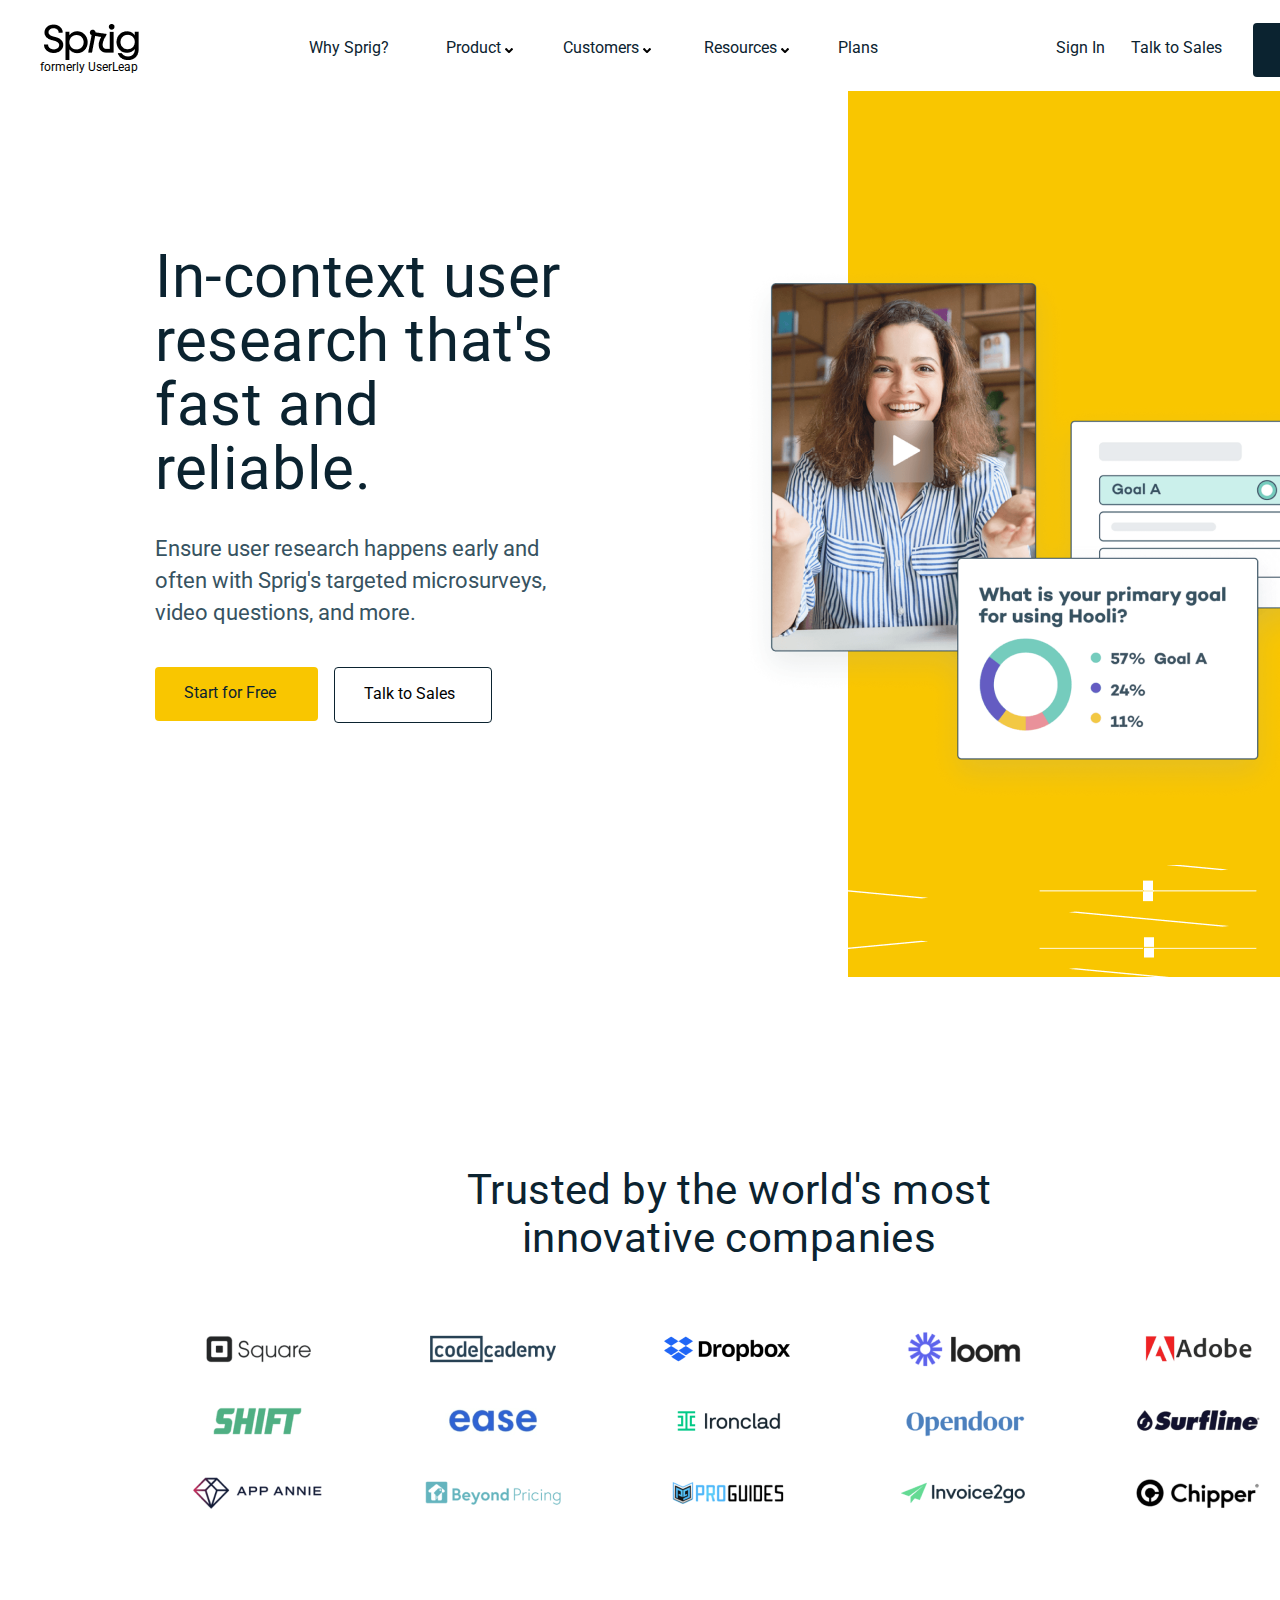
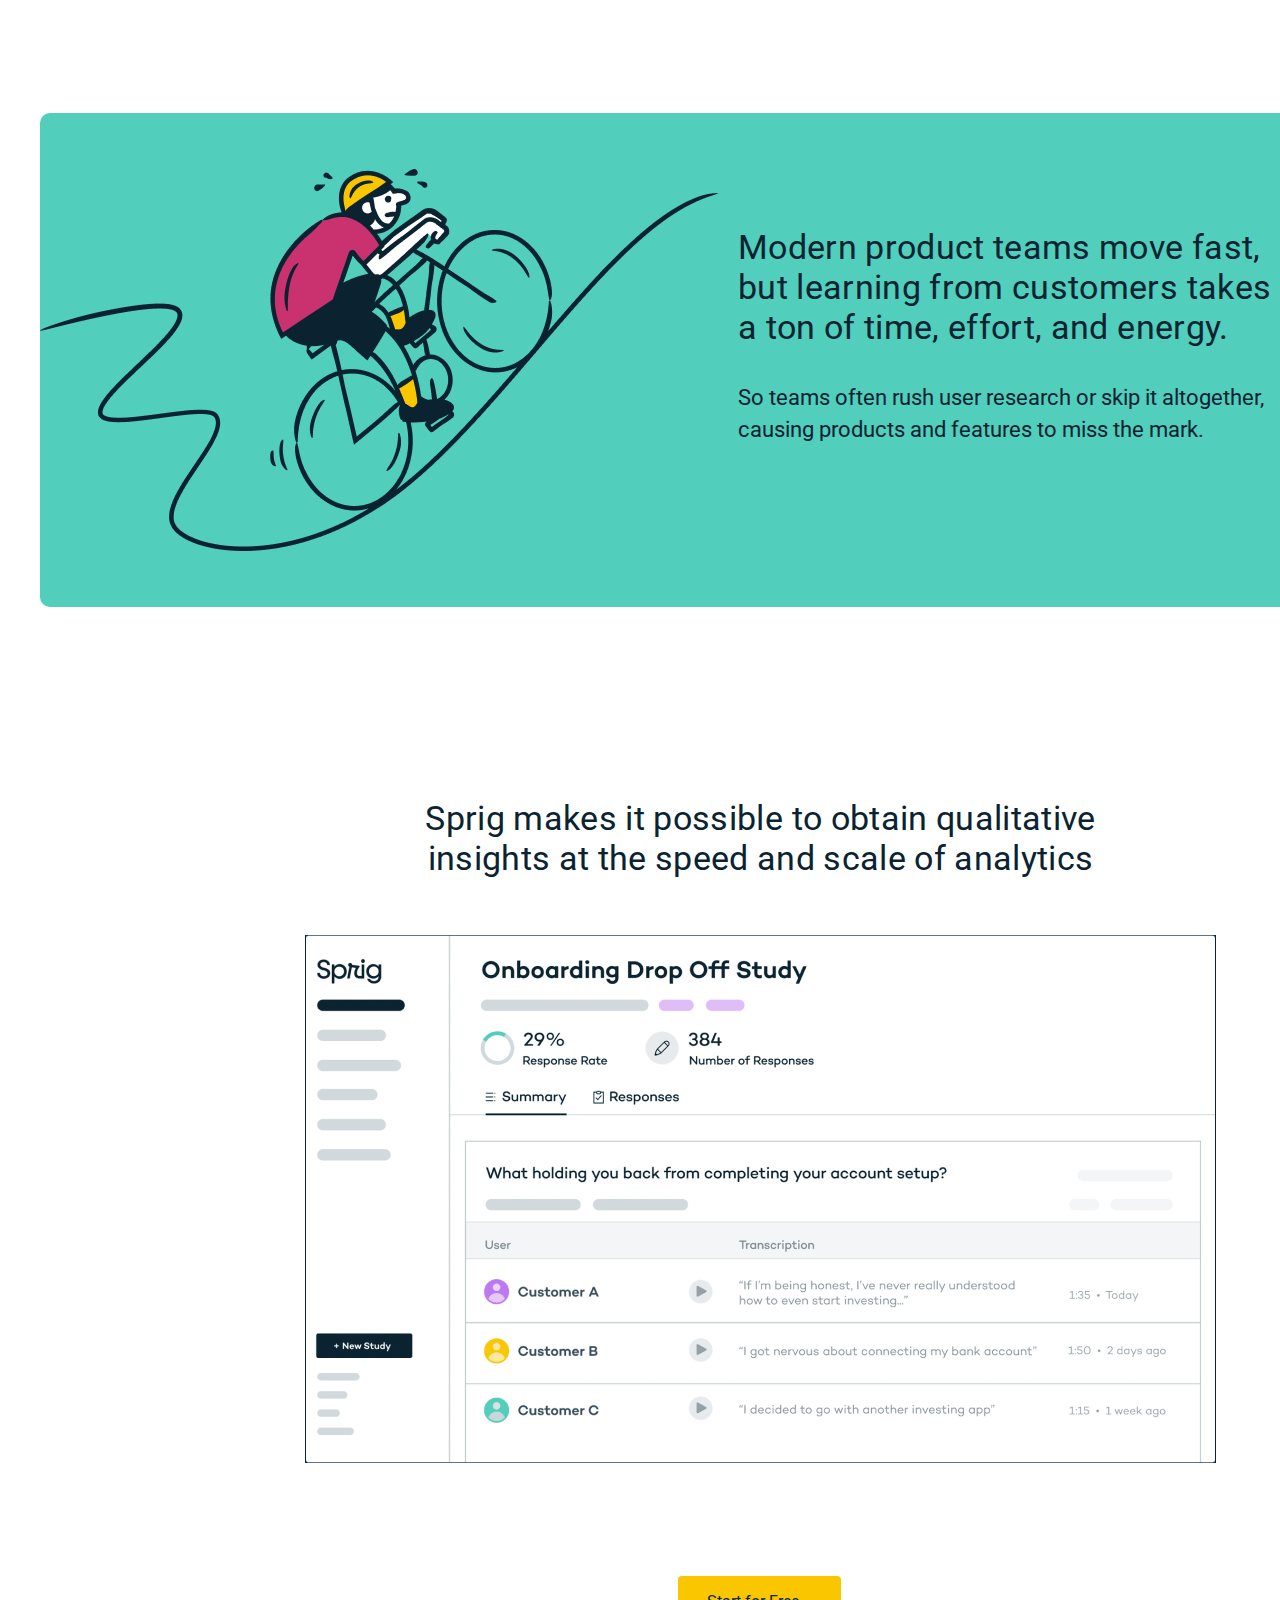
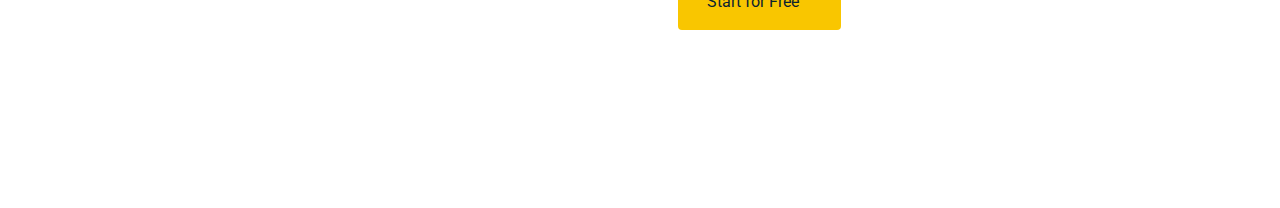
<file: final_project/index.html>
<!DOCTYPE html>
<html lang="en">
<head>
    <meta charset="UTF-8">
    <title>Mini Project</title>
    <link rel="preconnect" href="https://fonts.googleapis.com">
    <link rel="preconnect" href="https://fonts.gstatic.com" crossorigin>
    <link href="https://fonts.googleapis.com/css2?family=Roboto&display=swap" rel="stylesheet">
    <link rel="stylesheet" href="main.css">
</head>
<body>
<div>
    <!--    top-->
    <div class="top">
        <div class="logo">
            <div><img src="img/logo.png" alt="logo"></div>
            <div class="logo_name">formerly UserLeap</div>
        </div>
        <div class="text_top_menu why">Why Sprig?</div>
        <div class="text_top_menu product">Product <span class="top_menu_v1"><img src="img/Vector.png"
                                                                                  alt="vector"></span>
        </div>
        <div class="text_top_menu customers">Customers <span class="top_menu_v1"><img src="img/Vector.png"
                                                                                      alt="vector"></span></div>
        <div class="text_top_menu resources">Resources <span class="top_menu_v1"><img src="img/Vector.png"
                                                                                      alt="vector"></span></div>
        <div class="text_top_menu plans">Plans</div>
        <div class="text_top_menu sign">Sign In</div>
        <div class="text_top_menu talk">Talk to Sales</div>
        <div class="button_top">
            <div>Start for Free</div>
        </div>
    </div>
    <!--    in context-->
    <div>
        <div>
            <div class="in_context">In-context user research that's fast and reliable.</div>
            <div class="ensure">Ensure user research happens early and often with Sprig's targeted microsurveys, video
                questions, and more.
            </div>
            <div>
                <div class="button_yellow button_yellow_1">
                    <div>Start for Free</div>
                </div>
                <div class="button_white">
                    <div>Talk to Sales</div>
                </div>
            </div>
        </div>
        <div class="yellow_box">
            <img class="yellow_foto" src="img/yellow.png" alt="foto">
            <img class="vector_1" src="img/Vector_1.png" alt="vector 1">
            <img class="vector_2" src="img/Vector_2.png" alt="vector 2">
            <img class="vector_3" src="img/Vector_3.png" alt="vector 3">
            <img class="vector_4" src="img/Vector_4.png" alt="vector 4">

        </div>
    </div>
    <!--    trusted-->
    <div>
        <div class="trusted">Trusted by the world's most innovative companies</div>
        <div class="box_list">
            <div class="box">
                <div><img src="img/square.png" alt="square"></div>
                <div><img src="img/code.png" alt="code"></div>
                <div><img src="img/dropbox.png" alt="dropbox"></div>
                <div><img src="img/loom.png" alt="loom"></div>
                <div><img src="img/adobe.png" alt="adobe"></div>
                <div><img src="img/shift.png" alt="shift"></div>
                <div><img src="img/ease.png" alt="ease"></div>
                <div><img src="img/ironclad.png" alt="ironclad"></div>
                <div><img src="img/opendoor.png" alt="opendoor"></div>
                <div><img src="img/surfline.png" alt="surfline"></div>
                <div><img src="img/app.png" alt="app"></div>
                <div><img src="img/beyond.png" alt="beyond"></div>
                <div><img src="img/proguides.png" alt="proquides"></div>
                <div><img src="img/invoice2go.png" alt="ivoice2go"></div>
                <div><img src="img/chipper.png" alt="chipper"></div>
            </div>
        </div>
    </div>
    <!--    bicycle-->
    <div class="green_whole">
        <div class="green">
            <div><img class="bicycle" src="img/bicycle.png" alt="bicycle"></div>
            <div class="modern">Modern product teams move fast, but learning from customers takes a ton of time, effort,
                and
                energy.
            </div>
            <div class="modern_bottom">So teams often rush user research or skip it altogether, causing products and
                features to miss the mark.
            </div>
        </div>
        <!--    Sprig makes it possible to obtain qualitative insights at the speed and scale of analytics,-->
        <div class="sprig_makes">Sprig makes it possible to obtain qualitative insights at the speed and scale of
            analytics
        </div>
        <div class="drop"><img src="img/drop.png" alt="drop"></div>
        <div class="button_yellow_2 button_yellow">
            <div>Start for Free</div>
        </div>
    </div>
    <div></div>
</div>

</body>
</html>
</file>
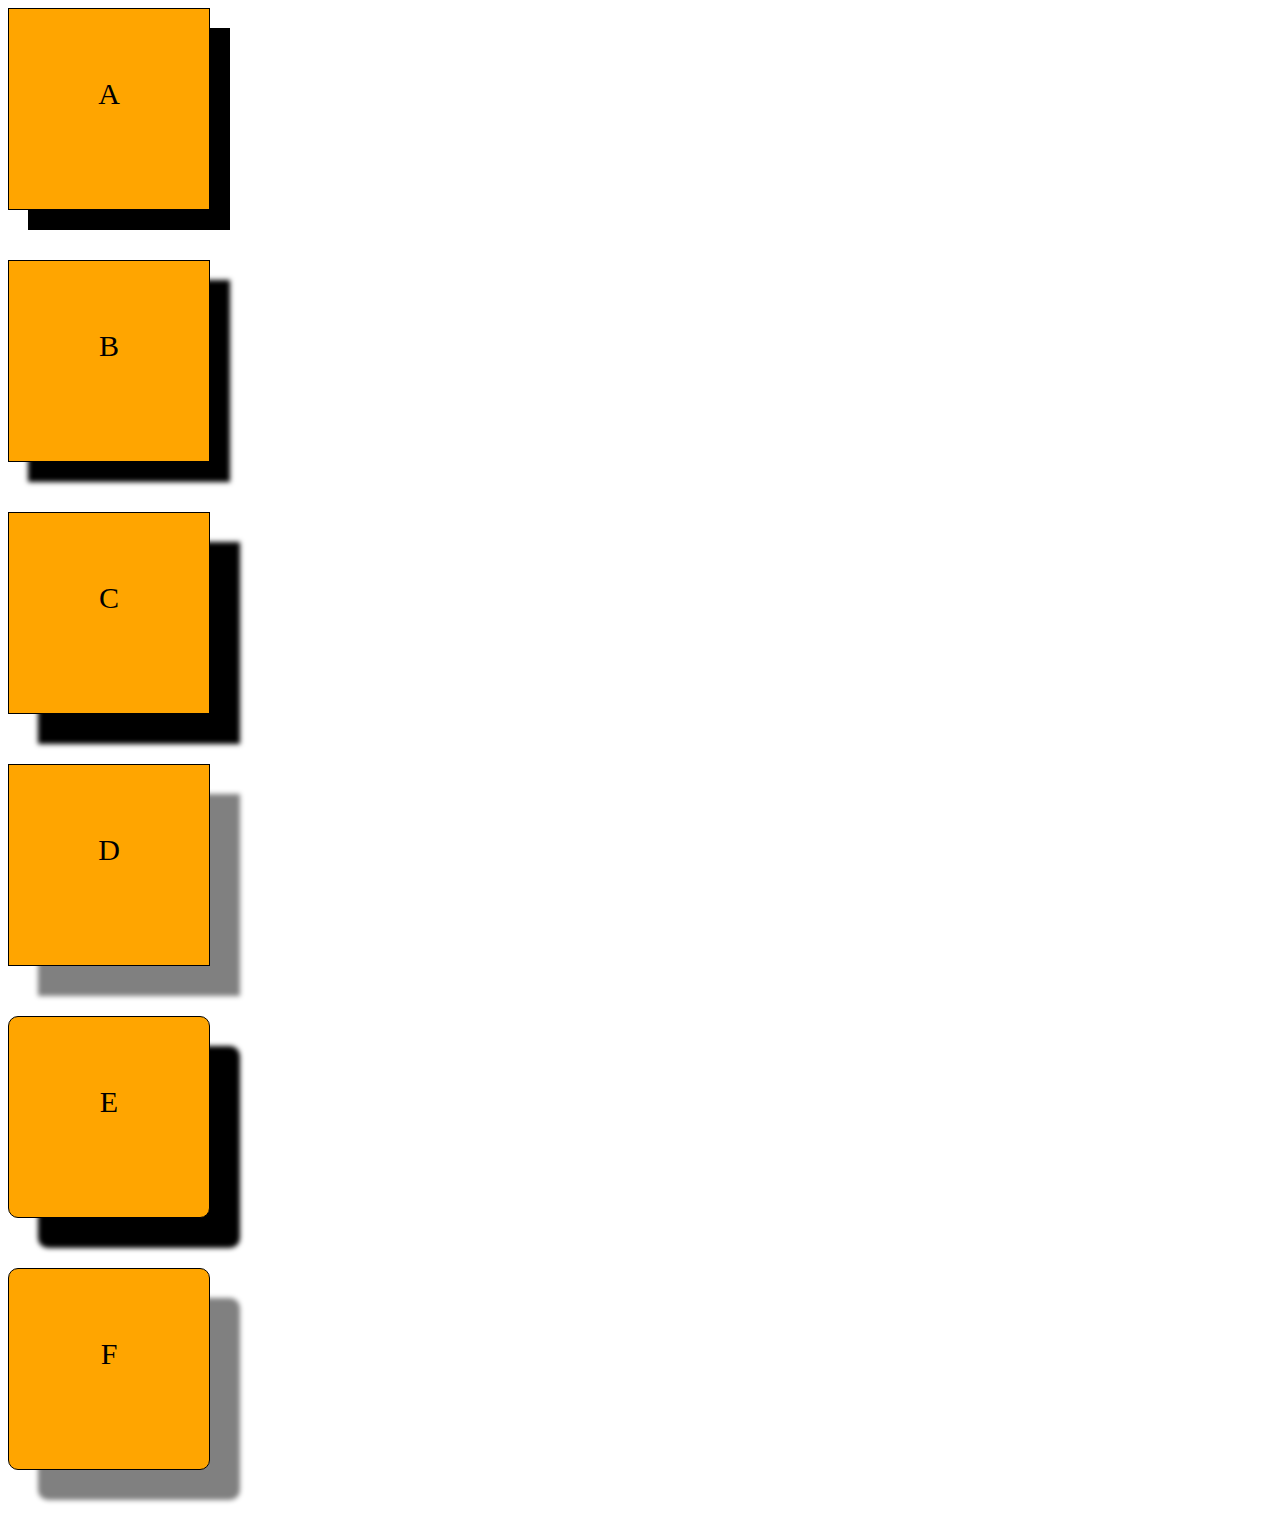
<file: lesson2/index.html>
<!DOCTYPE html>
<html lang="en">
<head>
  <meta charset="UTF-8">
  <title>Lesson 2</title>
  <link rel="stylesheet" href="main.css">
</head>
<body>
<div class="blockA"><br><br>A</div>
<div class="blockB"><br><br>B</div>
<div class="blockC"><br><br>C</div>
<div class="blockD"><br><br>D</div>
<div class="blockE"><br><br>E</div>
<div class="blockF"><br><br>F</div>

</body>
</html>
</file>
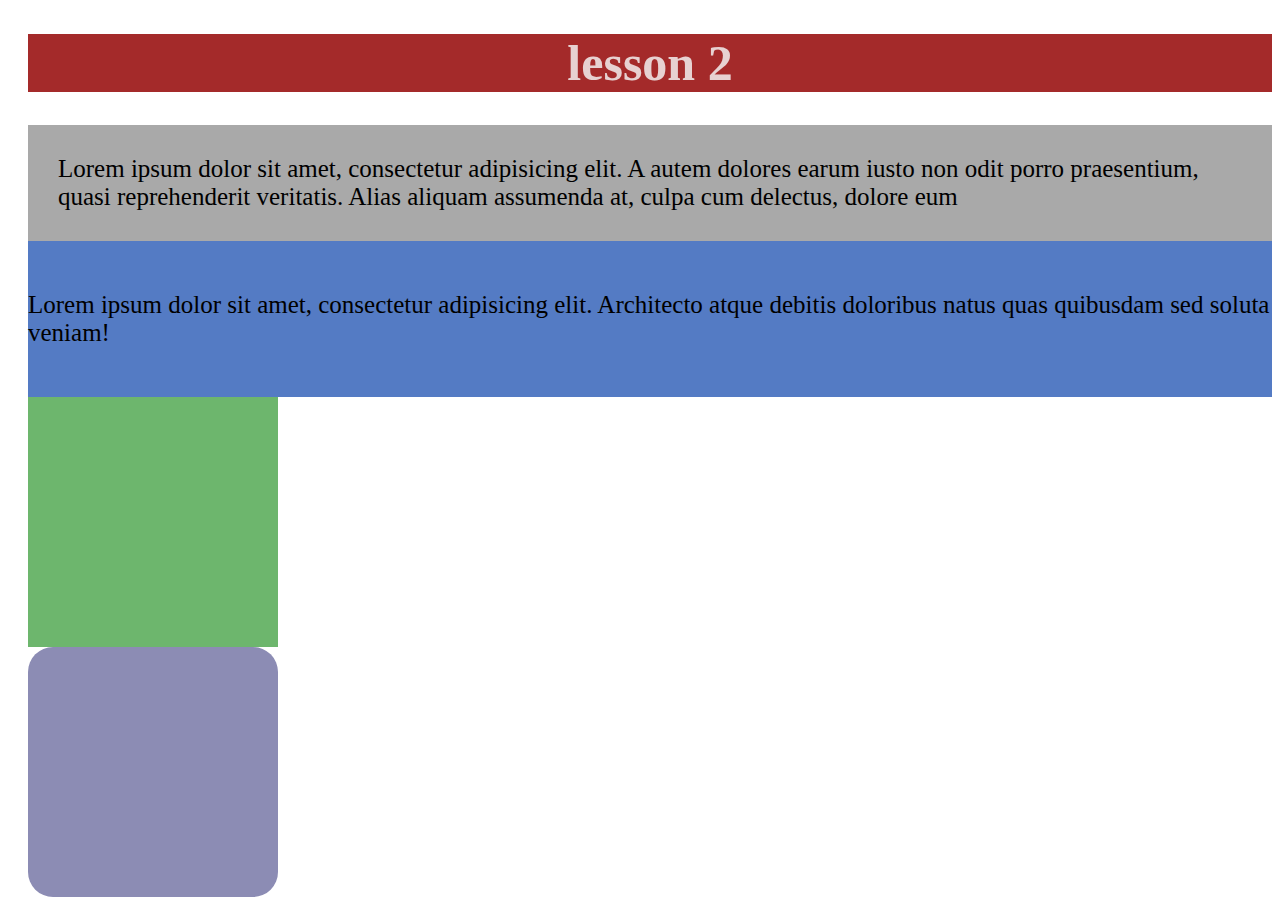
<file: lesson2/index2.html>
<!DOCTYPE html>
<html lang="en">
<head>
    <meta charset="UTF-8">
    <title>lesson 2.1</title>
    <link rel="stylesheet" href="main.css">
</head>
<body>

<h1 class="top">lesson 2</h1>

<p class="block1">Lorem ipsum dolor sit amet, consectetur adipisicing elit. A autem dolores earum iusto non odit porro
    praesentium,
    quasi reprehenderit veritatis. Alias aliquam assumenda at, culpa cum delectus, dolore eum </p>

<p class="block2">Lorem ipsum dolor sit amet, consectetur adipisicing elit. Architecto atque debitis doloribus natus quas quibusdam sed
    soluta veniam! </p>

<div class="block3"></div>
<div class="block4"></div>
</body>
</html>
</file>
<file: final_project/main.css>
body {
    position: absolute;
    width: 1440px;
    height: 3400px;
}

.top {
    position: absolute;
    height: 83px;
    left: 0;
    right: 0;
    top: 0;
    background: #FFFFFF;
    border-radius: 0;
}

.logo {
    position: absolute;
    height: 52px;
    width: 95px;
    left: 36px;
    top: 16px;
}

.logo_name {
    position: absolute;
    width: 104px;
    height: 16px;
    left: -4px;
    top: 35px;

    font-family: Roboto, serif;
    font-style: normal;
    font-weight: normal;
    font-size: 12px;
    line-height: 16px;
    color: #000000;
}

.text_top_menu {
    font-family: Roboto, serif;
    font-style: normal;
    font-weight: normal;
    font-size: 16px;
    line-height: 24px;
    color: #0B2330;
}

.why {
    position: absolute;
    height: 24px;
    left: 301px;
    top: 28px;
}

.product {
    position: absolute;
    width: 95px;
    height: 24px;
    left: 438px;
    top: 28px;
}

.top_menu_v1 {
    width: 10px;
    height: 5px;
}

.customers {
    position: absolute;
    width: 90px;
    height: 24px;
    left: 555px;
    top: 28px;
}

.resources {
    position: absolute;
    width: 90px;
    height: 24px;
    left: 696px;
    top: 28px;
}

.plans {
    position: absolute;
    height: 24px;
    left: 830px;
    top: 28px;
}

.sign {
    position: absolute;
    height: 24px;
    left: 1048px;
    top: 28px;
}

.talk {
    position: absolute;
    height: 24px;
    left: 1123px;
    top: 28px;
}

.button_top {
    position: absolute;
    left: 1245px;
    top: 15px;
    width: 163px;
    height: 54px;
    border-radius: 4px;
    background-color: #0B2330;
}

.button_top div {
    position: absolute;
    font-family: Roboto, serif;
    font-style: normal;
    font-weight: normal;
    left: 29px;
    top: 14px;
    font-size: 16px;
    line-height: 24px;
    color: #FFFFFF;
}

.in_context {
    position: absolute;
    height: 256px;
    left: 147px;
    top: 237px;
    width: 436px;
    font-family: Roboto, serif;
    font-style: normal;
    font-weight: normal;
    font-size: 60px;
    line-height: 64px;
    letter-spacing: 0.6px;
    color: #0B2330;
}
.ensure{
    position: absolute;
    height: 96px;
    width: 435px;
    left: 147px;
    top: 525px;
    font-family: Roboto, serif;
    font-style: normal;
    font-weight: normal;
    font-size: 22px;
    line-height: 32px;
    color: #375361;
}
.button_yellow {
    width: 163px;
    height: 54px;
    border-radius: 4px;
    background-color: #F9C600;
}
.button_yellow_1 {
    position: absolute;
    left: 147px;
    top: 659px;
}

.button_yellow div {
    position: absolute;
    font-family: Roboto, serif;
    font-style: normal;
    font-weight: normal;
    left: 29px;
    top: 14px;
    font-size: 16px;
    line-height: 24px;
    color: #0B2330;
}
.button_white {
    position: absolute;
    left: 326px;
    top: 659px;
    width: 156px;
    height: 54px;
    border: 1px solid #0B2330;
    border-radius: 4px;
    background-color: #ffffff;
}

.button_white div {
    position: absolute;
    font-family: Roboto, serif;
    font-style: normal;
    font-weight: normal;
    left: 29px;
    top: 14px;
    font-size: 16px;
    line-height: 24px;
    color: #000000;
}
.yellow_box{
    position: absolute;
    width: 600px;
    height: 886px;
    left: 840px;
    top: 83px;
    background: #F9C600;
}
.yellow_foto {
    position: absolute;
    width: 608px;
    height: 541px;
    left: -110px;
    top: 172px;
}
.vector_1{
    position: absolute;
    top: 774px;
}
.vector_2{
    position: absolute;
    top: 799px;
    left: 220px;
}
.vector_3{
    position: absolute;
    top: 849px;
}
.vector_4{
    position: absolute;
    top: 877px;
    left: 220px;
}
.trusted{
    position: absolute;
    width: 547px;
    height: 96px;
    left: calc(50% - 547px/2 + 1px);
    top: 1158px;
    font-family: Roboto, serif;
    font-style: normal;
    font-weight: normal;
    font-size: 42px;
    line-height: 48px;
    text-align: center;
    letter-spacing: 0.42px;
    color: #0B2330;
}
.box_list > div > div{
    width: 153px;
    height: 56px;
}
.box_list{
    position: absolute;
    left: 120px;
    top: 1313px;
    width: 1200px;
}
.box{
    display: flex;
    flex-direction: row;
    justify-content: center;
    column-gap: 82px;
    row-gap: 16px;
    flex-wrap: wrap;
}
.green_whole{
    position: absolute;
    width: 1376px;
    left: 32px;
    top: 1705px;
}
.green{
    position: absolute;
    width: 1376px;
    height: 494px;
    background: #51CEBC;
    border-radius: 10px;
}
.bicycle{
    position: absolute;
    top: 56px;
}
.modern{
    position: absolute;
    top: 114px;
    left: 698px;
    font-family: Roboto, serif;
    width: 557px;
    height: 120px;
    font-style: normal;
    font-weight: normal;
    font-size: 34px;
    line-height: 40px;
    letter-spacing: 0.34px;
    color: #0B2330;
}
.modern_bottom{
    position: absolute;
    top: 269px;
    left: 698px;
    width: 533px;
    height: 64px;
    font-family: Roboto, serif;
    font-style: normal;
    font-weight: normal;
    font-size: 22px;
    line-height: 32px;
    color: #0B2330;
}
.sprig_makes{
    position: absolute;
    top: 685px;
    left: 365px;
    width: 711px;
    height: 80px;
    font-family: Roboto, serif;
    font-style: normal;
    font-weight: normal;
    font-size: 34px;
    line-height: 40px;
    text-align: center;
    letter-spacing: 0.34px;
    color: #0B2330;
}
.drop{
    position: absolute;
    top: 822px;
    width: 911px;
    height: 528px;
    left: 265px;
}
.button_yellow_2 {
    position: absolute;
    left: 638px;
    top: 1463px;
}
</file>
<file: lesson2/main.css>
.blockA{
    width: 200px;
    height: 200px;
    text-align: center;
    font-size: 30px;
    border: 1px solid black;
    background-color: orange;
    box-shadow: black 20px 20px 0;
    margin-bottom: 50px;
}

.blockB{
    width: 200px;
    height: 200px;
    text-align: center;
    font-size: 30px;
    border: 1px solid black;
    background-color: orange;
    box-shadow: black 20px 20px 5px;
    margin-bottom: 50px;
}
.blockC{
    width: 200px;
    height: 200px;
    font-size: 30px;
    text-align: center;
    border: 1px solid black;
    background-color: orange;
    box-shadow: black 30px 30px 5px;
    margin-bottom: 50px;
}
.blockD{
    width: 200px;
    height: 200px;
    font-size: 30px;
    text-align: center;
    border: 1px solid black;
    background-color: orange;
    box-shadow: gray 30px 30px 5px;
    margin-bottom: 50px;
}
.blockE{
    width: 200px;
    height: 200px;
    font-size: 30px;
    text-align: center;
    border: 1px solid black;
    background-color: orange;
    box-shadow: black 30px 30px 5px;
    margin-bottom: 50px;
    border-radius: 10px;
}

.blockF{
    width: 200px;
    height: 200px;
    font-size: 30px;
    text-align: center;
    border: 1px solid black;
    background-color: orange;
    box-shadow: gray 30px 30px 5px;
    margin-bottom: 50px;
    border-radius: 10px;
}

.top{
    margin-left: 20px;
    text-align: center;
    background-color: #a42a2a;
    color: #e7d1d1;
    font-size: 50px;
}
.block1{
    margin-left: 20px;
    background-color: #a9a9a9;
    font-size: 25px;
    padding: 30px;
    margin-bottom: 0;
}
.block2{
    margin-left: 20px;
    background-color: #547bc4;
    padding: 50px 0;
    margin-top: 0;
    margin-bottom: 0;
    font-size: 25px;
}
.block3{
    margin-left: 20px;
    margin-top: 0;
    margin-bottom: 0;
    width: 250px;
    height: 250px;
    background-color: #6db66d;
}
.block4{
    margin-left: 20px;
    margin-top: 0;
    margin-bottom: 0;
    width: 250px;
    height: 250px;
    background-color: #8c8cb4;
    border-radius: 25px;
}
</file>
